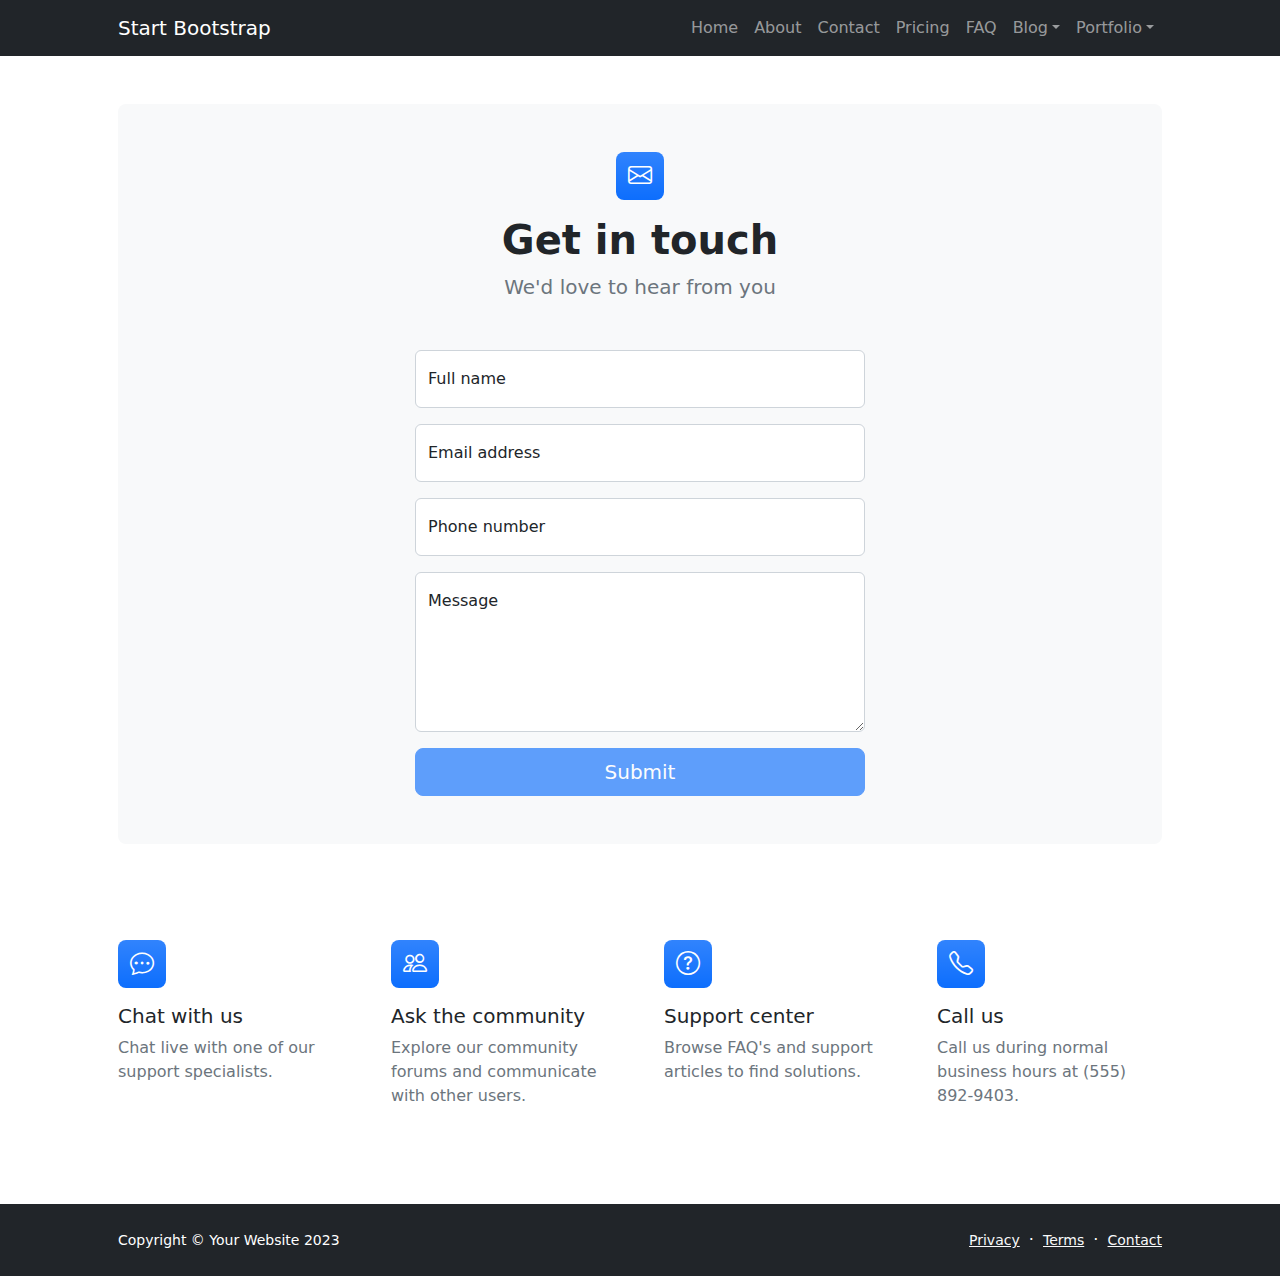
<file: contact.html>
<!DOCTYPE html>
<html lang="en">
    <head>
        <meta charset="utf-8" />
        <meta name="viewport" content="width=device-width, initial-scale=1, shrink-to-fit=no" />
        <meta name="description" content />
        <meta name="author" content />
        <title>Modern Business - Start Bootstrap Template</title>
        <!-- Favicon-->
        <link rel="icon" type="image/x-icon" href="assets/favicon.ico" />
        <!-- Bootstrap icons-->
        <link href="https://cdn.jsdelivr.net/npm/bootstrap-icons@1.5.0/font/bootstrap-icons.css" rel="stylesheet" />
        <!-- Core theme CSS (includes Bootstrap)-->
        <link href="css/styles.css" rel="stylesheet" />
    </head>
    <body class="d-flex flex-column">
        <main class="flex-shrink-0">
            <!-- Navigation-->
            <nav class="navbar navbar-expand-lg navbar-dark bg-dark">
                <div class="container px-5">
                    <a class="navbar-brand" href="index.html">Start Bootstrap</a>
                    <button class="navbar-toggler" type="button" data-bs-toggle="collapse" data-bs-target="#navbarSupportedContent" aria-controls="navbarSupportedContent" aria-expanded="false" aria-label="Toggle navigation"><span class="navbar-toggler-icon"></span></button>
                    <div class="collapse navbar-collapse" id="navbarSupportedContent">
                        <ul class="navbar-nav ms-auto mb-2 mb-lg-0">
                            <li class="nav-item"><a class="nav-link" href="index.html">Home</a></li>
                            <li class="nav-item"><a class="nav-link" href="about.html">About</a></li>
                            <li class="nav-item"><a class="nav-link" href="contact.html">Contact</a></li>
                            <li class="nav-item"><a class="nav-link" href="pricing.html">Pricing</a></li>
                            <li class="nav-item"><a class="nav-link" href="faq.html">FAQ</a></li>
                            <li class="nav-item dropdown">
                                <a class="nav-link dropdown-toggle" id="navbarDropdownBlog" href="#" role="button" data-bs-toggle="dropdown" aria-expanded="false">Blog</a>
                                <ul class="dropdown-menu dropdown-menu-end" aria-labelledby="navbarDropdownBlog">
                                    <li><a class="dropdown-item" href="blog-home.html">Blog Home</a></li>
                                    <li><a class="dropdown-item" href="blog-post.html">Blog Post</a></li>
                                </ul>
                            </li>
                            <li class="nav-item dropdown">
                                <a class="nav-link dropdown-toggle" id="navbarDropdownPortfolio" href="#" role="button" data-bs-toggle="dropdown" aria-expanded="false">Portfolio</a>
                                <ul class="dropdown-menu dropdown-menu-end" aria-labelledby="navbarDropdownPortfolio">
                                    <li><a class="dropdown-item" href="portfolio-overview.html">Portfolio Overview</a></li>
                                    <li><a class="dropdown-item" href="portfolio-item.html">Portfolio Item</a></li>
                                </ul>
                            </li>
                        </ul>
                    </div>
                </div>
            </nav>
            <!-- Page content-->
            <section class="py-5">
                <div class="container px-5">
                    <!-- Contact form-->
                    <div class="bg-light rounded-3 py-5 px-4 px-md-5 mb-5">
                        <div class="text-center mb-5">
                            <div class="feature bg-primary bg-gradient text-white rounded-3 mb-3"><i class="bi bi-envelope"></i></div>
                            <h1 class="fw-bolder">Get in touch</h1>
                            <p class="lead fw-normal text-muted mb-0">We'd love to hear from you</p>
                        </div>
                        <div class="row gx-5 justify-content-center">
                            <div class="col-lg-8 col-xl-6">
                                <!-- * * * * * * * * * * * * * * *-->
                                <!-- * * SB Forms Contact Form * *-->
                                <!-- * * * * * * * * * * * * * * *-->
                                <!-- This form is pre-integrated with SB Forms.-->
                                <!-- To make this form functional, sign up at-->
                                <!-- https://startbootstrap.com/solution/contact-forms-->
                                <!-- to get an API token!-->
                                <form id="contactForm" data-sb-form-api-token="API_TOKEN">
                                    <!-- Name input-->
                                    <div class="form-floating mb-3">
                                        <input class="form-control" id="name" type="text" placeholder="Enter your name..." data-sb-validations="required" />
                                        <label for="name">Full name</label>
                                        <div class="invalid-feedback" data-sb-feedback="name:required">A name is required.</div>
                                    </div>
                                    <!-- Email address input-->
                                    <div class="form-floating mb-3">
                                        <input class="form-control" id="email" type="email" placeholder="name@example.com" data-sb-validations="required,email" />
                                        <label for="email">Email address</label>
                                        <div class="invalid-feedback" data-sb-feedback="email:required">An email is required.</div>
                                        <div class="invalid-feedback" data-sb-feedback="email:email">Email is not valid.</div>
                                    </div>
                                    <!-- Phone number input-->
                                    <div class="form-floating mb-3">
                                        <input class="form-control" id="phone" type="tel" placeholder="(123) 456-7890" data-sb-validations="required" />
                                        <label for="phone">Phone number</label>
                                        <div class="invalid-feedback" data-sb-feedback="phone:required">A phone number is required.</div>
                                    </div>
                                    <!-- Message input-->
                                    <div class="form-floating mb-3">
                                        <textarea class="form-control" id="message" type="text" placeholder="Enter your message here..." style="height: 10rem" data-sb-validations="required"></textarea>
                                        <label for="message">Message</label>
                                        <div class="invalid-feedback" data-sb-feedback="message:required">A message is required.</div>
                                    </div>
                                    <!-- Submit success message-->
                                    <!---->
                                    <!-- This is what your users will see when the form-->
                                    <!-- has successfully submitted-->
                                    <div class="d-none" id="submitSuccessMessage">
                                        <div class="text-center mb-3">
                                            <div class="fw-bolder">Form submission successful!</div>
                                            To activate this form, sign up at
                                            <br />
                                            <a href="https://startbootstrap.com/solution/contact-forms">https://startbootstrap.com/solution/contact-forms</a>
                                        </div>
                                    </div>
                                    <!-- Submit error message-->
                                    <!---->
                                    <!-- This is what your users will see when there is-->
                                    <!-- an error submitting the form-->
                                    <div class="d-none" id="submitErrorMessage"><div class="text-center text-danger mb-3">Error sending message!</div></div>
                                    <!-- Submit Button-->
                                    <div class="d-grid"><button class="btn btn-primary btn-lg disabled" id="submitButton" type="submit">Submit</button></div>
                                </form>
                            </div>
                        </div>
                    </div>
                    <!-- Contact cards-->
                    <div class="row gx-5 row-cols-2 row-cols-lg-4 py-5">
                        <div class="col">
                            <div class="feature bg-primary bg-gradient text-white rounded-3 mb-3"><i class="bi bi-chat-dots"></i></div>
                            <div class="h5 mb-2">Chat with us</div>
                            <p class="text-muted mb-0">Chat live with one of our support specialists.</p>
                        </div>
                        <div class="col">
                            <div class="feature bg-primary bg-gradient text-white rounded-3 mb-3"><i class="bi bi-people"></i></div>
                            <div class="h5">Ask the community</div>
                            <p class="text-muted mb-0">Explore our community forums and communicate with other users.</p>
                        </div>
                        <div class="col">
                            <div class="feature bg-primary bg-gradient text-white rounded-3 mb-3"><i class="bi bi-question-circle"></i></div>
                            <div class="h5">Support center</div>
                            <p class="text-muted mb-0">Browse FAQ's and support articles to find solutions.</p>
                        </div>
                        <div class="col">
                            <div class="feature bg-primary bg-gradient text-white rounded-3 mb-3"><i class="bi bi-telephone"></i></div>
                            <div class="h5">Call us</div>
                            <p class="text-muted mb-0">Call us during normal business hours at (555) 892-9403.</p>
                        </div>
                    </div>
                </div>
            </section>
        </main>
        <!-- Footer-->
        <footer class="bg-dark py-4 mt-auto">
            <div class="container px-5">
                <div class="row align-items-center justify-content-between flex-column flex-sm-row">
                    <div class="col-auto"><div class="small m-0 text-white">Copyright &copy; Your Website 2023</div></div>
                    <div class="col-auto">
                        <a class="link-light small" href="#!">Privacy</a>
                        <span class="text-white mx-1">&middot;</span>
                        <a class="link-light small" href="#!">Terms</a>
                        <span class="text-white mx-1">&middot;</span>
                        <a class="link-light small" href="#!">Contact</a>
                    </div>
                </div>
            </div>
        </footer>
        <!-- Bootstrap core JS-->
        <script src="https://cdn.jsdelivr.net/npm/bootstrap@5.2.3/dist/js/bootstrap.bundle.min.js"></script>
        <!-- Core theme JS-->
        <script src="js/scripts.js"></script>
        <!-- * * * * * * * * * * * * * * * * * * * * * * * * * * * * * * * * * * * * * * * *-->
        <!-- * *                               SB Forms JS                               * *-->
        <!-- * * Activate your form at https://startbootstrap.com/solution/contact-forms * *-->
        <!-- * * * * * * * * * * * * * * * * * * * * * * * * * * * * * * * * * * * * * * * *-->
        <script src="https://cdn.startbootstrap.com/sb-forms-latest.js"></script>
    </body>
</html>
</file>
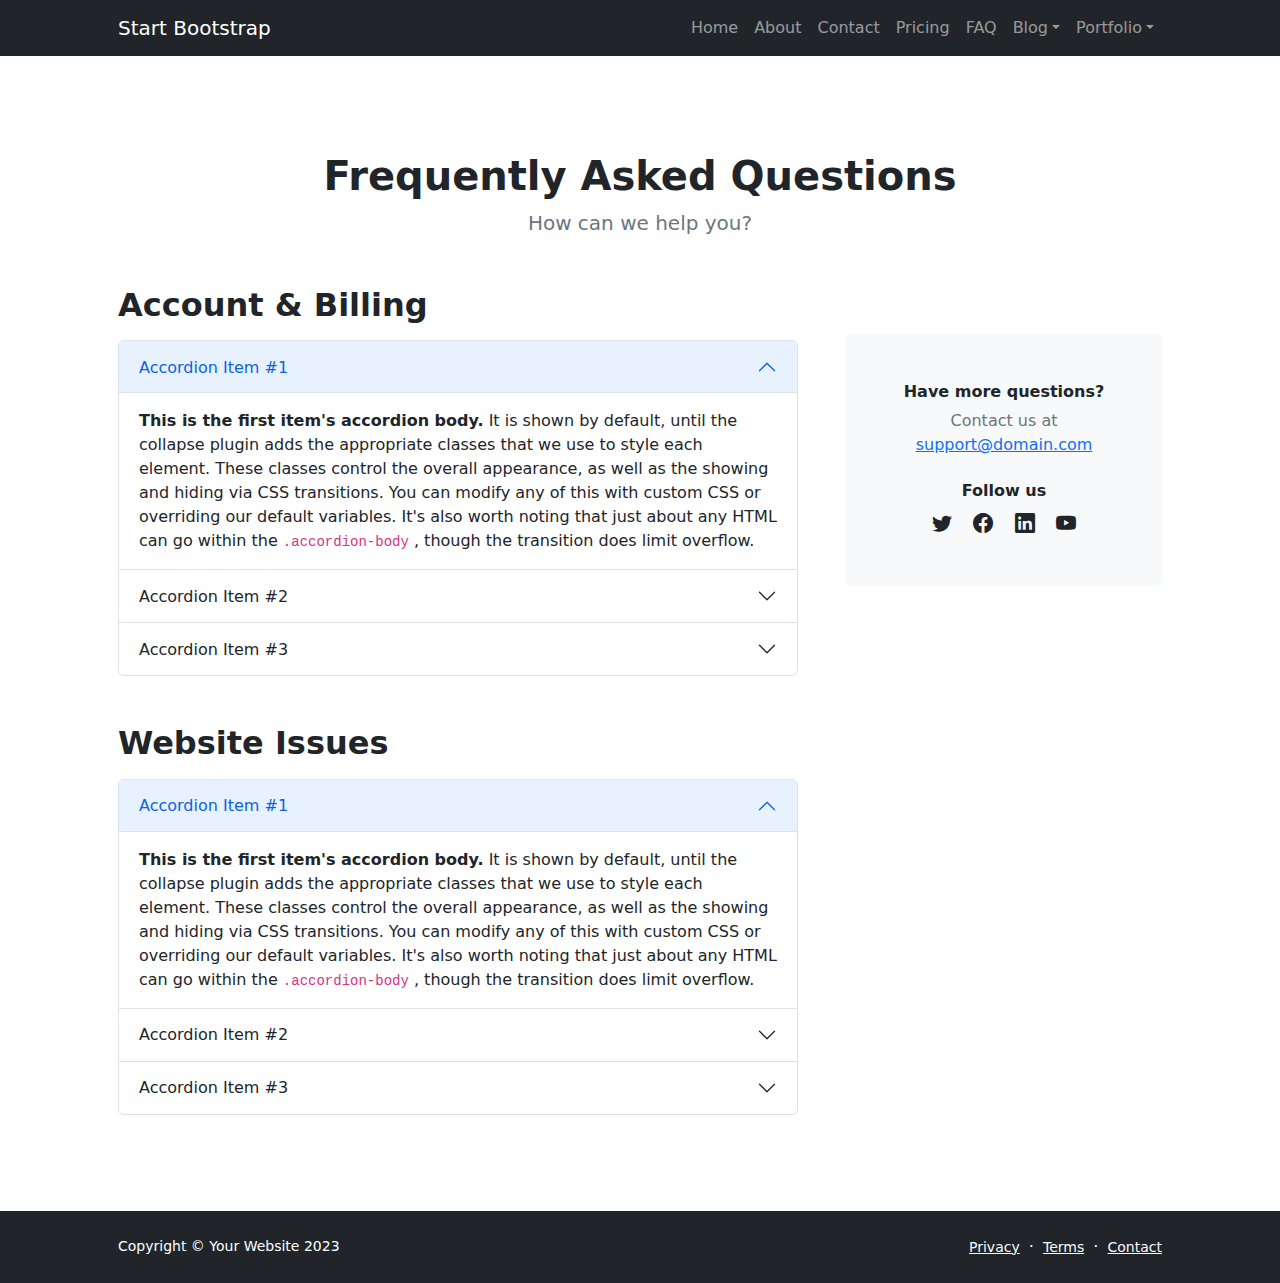
<file: faq.html>
<!DOCTYPE html>
<html lang="en">
    <head>
        <meta charset="utf-8" />
        <meta name="viewport" content="width=device-width, initial-scale=1, shrink-to-fit=no" />
        <meta name="description" content="" />
        <meta name="author" content="" />
        <title>Modern Business - Start Bootstrap Template</title>
        <!-- Favicon-->
        <link rel="icon" type="image/x-icon" href="assets/favicon.ico" />
        <!-- Bootstrap icons-->
        <link href="https://cdn.jsdelivr.net/npm/bootstrap-icons@1.5.0/font/bootstrap-icons.css" rel="stylesheet" />
        <!-- Core theme CSS (includes Bootstrap)-->
        <link href="css/styles.css" rel="stylesheet" />
    </head>
    <body class="d-flex flex-column h-100">
        <main class="flex-shrink-0">
            <!-- Navigation-->
            <nav class="navbar navbar-expand-lg navbar-dark bg-dark">
                <div class="container px-5">
                    <a class="navbar-brand" href="index.html">Start Bootstrap</a>
                    <button class="navbar-toggler" type="button" data-bs-toggle="collapse" data-bs-target="#navbarSupportedContent" aria-controls="navbarSupportedContent" aria-expanded="false" aria-label="Toggle navigation"><span class="navbar-toggler-icon"></span></button>
                    <div class="collapse navbar-collapse" id="navbarSupportedContent">
                        <ul class="navbar-nav ms-auto mb-2 mb-lg-0">
                            <li class="nav-item"><a class="nav-link" href="index.html">Home</a></li>
                            <li class="nav-item"><a class="nav-link" href="about.html">About</a></li>
                            <li class="nav-item"><a class="nav-link" href="contact.html">Contact</a></li>
                            <li class="nav-item"><a class="nav-link" href="pricing.html">Pricing</a></li>
                            <li class="nav-item"><a class="nav-link" href="faq.html">FAQ</a></li>
                            <li class="nav-item dropdown">
                                <a class="nav-link dropdown-toggle" id="navbarDropdownBlog" href="#" role="button" data-bs-toggle="dropdown" aria-expanded="false">Blog</a>
                                <ul class="dropdown-menu dropdown-menu-end" aria-labelledby="navbarDropdownBlog">
                                    <li><a class="dropdown-item" href="blog-home.html">Blog Home</a></li>
                                    <li><a class="dropdown-item" href="blog-post.html">Blog Post</a></li>
                                </ul>
                            </li>
                            <li class="nav-item dropdown">
                                <a class="nav-link dropdown-toggle" id="navbarDropdownPortfolio" href="#" role="button" data-bs-toggle="dropdown" aria-expanded="false">Portfolio</a>
                                <ul class="dropdown-menu dropdown-menu-end" aria-labelledby="navbarDropdownPortfolio">
                                    <li><a class="dropdown-item" href="portfolio-overview.html">Portfolio Overview</a></li>
                                    <li><a class="dropdown-item" href="portfolio-item.html">Portfolio Item</a></li>
                                </ul>
                            </li>
                        </ul>
                    </div>
                </div>
            </nav>
            <!-- Page Content-->
            <section class="py-5">
                <div class="container px-5 my-5">
                    <div class="text-center mb-5">
                        <h1 class="fw-bolder">Frequently Asked Questions</h1>
                        <p class="lead fw-normal text-muted mb-0">How can we help you?</p>
                    </div>
                    <div class="row gx-5">
                        <div class="col-xl-8">
                            <!-- FAQ Accordion 1-->
                            <h2 class="fw-bolder mb-3">Account &amp; Billing</h2>
                            <div class="accordion mb-5" id="accordionExample">
                                <div class="accordion-item">
                                    <h3 class="accordion-header" id="headingOne"><button class="accordion-button" type="button" data-bs-toggle="collapse" data-bs-target="#collapseOne" aria-expanded="true" aria-controls="collapseOne">Accordion Item #1</button></h3>
                                    <div class="accordion-collapse collapse show" id="collapseOne" aria-labelledby="headingOne" data-bs-parent="#accordionExample">
                                        <div class="accordion-body">
                                            <strong>This is the first item's accordion body.</strong>
                                            It is shown by default, until the collapse plugin adds the appropriate classes that we use to style each element. These classes control the overall appearance, as well as the showing and hiding via CSS transitions. You can modify any of this with custom CSS or overriding our default variables. It's also worth noting that just about any HTML can go within the
                                            <code>.accordion-body</code>
                                            , though the transition does limit overflow.
                                        </div>
                                    </div>
                                </div>
                                <div class="accordion-item">
                                    <h3 class="accordion-header" id="headingTwo"><button class="accordion-button collapsed" type="button" data-bs-toggle="collapse" data-bs-target="#collapseTwo" aria-expanded="false" aria-controls="collapseTwo">Accordion Item #2</button></h3>
                                    <div class="accordion-collapse collapse" id="collapseTwo" aria-labelledby="headingTwo" data-bs-parent="#accordionExample">
                                        <div class="accordion-body">
                                            <strong>This is the second item's accordion body.</strong>
                                            It is hidden by default, until the collapse plugin adds the appropriate classes that we use to style each element. These classes control the overall appearance, as well as the showing and hiding via CSS transitions. You can modify any of this with custom CSS or overriding our default variables. It's also worth noting that just about any HTML can go within the
                                            <code>.accordion-body</code>
                                            , though the transition does limit overflow.
                                        </div>
                                    </div>
                                </div>
                                <div class="accordion-item">
                                    <h3 class="accordion-header" id="headingThree"><button class="accordion-button collapsed" type="button" data-bs-toggle="collapse" data-bs-target="#collapseThree" aria-expanded="false" aria-controls="collapseThree">Accordion Item #3</button></h3>
                                    <div class="accordion-collapse collapse" id="collapseThree" aria-labelledby="headingThree" data-bs-parent="#accordionExample">
                                        <div class="accordion-body">
                                            <strong>This is the third item's accordion body.</strong>
                                            It is hidden by default, until the collapse plugin adds the appropriate classes that we use to style each element. These classes control the overall appearance, as well as the showing and hiding via CSS transitions. You can modify any of this with custom CSS or overriding our default variables. It's also worth noting that just about any HTML can go within the
                                            <code>.accordion-body</code>
                                            , though the transition does limit overflow.
                                        </div>
                                    </div>
                                </div>
                            </div>
                            <!-- FAQ Accordion 2-->
                            <h2 class="fw-bolder mb-3">Website Issues</h2>
                            <div class="accordion mb-5 mb-xl-0" id="accordionExample2">
                                <div class="accordion-item">
                                    <h3 class="accordion-header" id="headingOne"><button class="accordion-button" type="button" data-bs-toggle="collapse" data-bs-target="#collapseOne2" aria-expanded="true" aria-controls="collapseOne2">Accordion Item #1</button></h3>
                                    <div class="accordion-collapse collapse show" id="collapseOne2" aria-labelledby="headingOne" data-bs-parent="#accordionExample2">
                                        <div class="accordion-body">
                                            <strong>This is the first item's accordion body.</strong>
                                            It is shown by default, until the collapse plugin adds the appropriate classes that we use to style each element. These classes control the overall appearance, as well as the showing and hiding via CSS transitions. You can modify any of this with custom CSS or overriding our default variables. It's also worth noting that just about any HTML can go within the
                                            <code>.accordion-body</code>
                                            , though the transition does limit overflow.
                                        </div>
                                    </div>
                                </div>
                                <div class="accordion-item">
                                    <h3 class="accordion-header" id="headingTwo"><button class="accordion-button collapsed" type="button" data-bs-toggle="collapse" data-bs-target="#collapseTwo2" aria-expanded="false" aria-controls="collapseTwo2">Accordion Item #2</button></h3>
                                    <div class="accordion-collapse collapse" id="collapseTwo2" aria-labelledby="headingTwo" data-bs-parent="#accordionExample2">
                                        <div class="accordion-body">
                                            <strong>This is the second item's accordion body.</strong>
                                            It is hidden by default, until the collapse plugin adds the appropriate classes that we use to style each element. These classes control the overall appearance, as well as the showing and hiding via CSS transitions. You can modify any of this with custom CSS or overriding our default variables. It's also worth noting that just about any HTML can go within the
                                            <code>.accordion-body</code>
                                            , though the transition does limit overflow.
                                        </div>
                                    </div>
                                </div>
                                <div class="accordion-item">
                                    <h3 class="accordion-header" id="headingThree"><button class="accordion-button collapsed" type="button" data-bs-toggle="collapse" data-bs-target="#collapseThree2" aria-expanded="false" aria-controls="collapseThree2">Accordion Item #3</button></h3>
                                    <div class="accordion-collapse collapse" id="collapseThree2" aria-labelledby="headingThree" data-bs-parent="#accordionExample2">
                                        <div class="accordion-body">
                                            <strong>This is the third item's accordion body.</strong>
                                            It is hidden by default, until the collapse plugin adds the appropriate classes that we use to style each element. These classes control the overall appearance, as well as the showing and hiding via CSS transitions. You can modify any of this with custom CSS or overriding our default variables. It's also worth noting that just about any HTML can go within the
                                            <code>.accordion-body</code>
                                            , though the transition does limit overflow.
                                        </div>
                                    </div>
                                </div>
                            </div>
                        </div>
                        <div class="col-xl-4">
                            <div class="card border-0 bg-light mt-xl-5">
                                <div class="card-body p-4 py-lg-5">
                                    <div class="d-flex align-items-center justify-content-center">
                                        <div class="text-center">
                                            <div class="h6 fw-bolder">Have more questions?</div>
                                            <p class="text-muted mb-4">
                                                Contact us at
                                                <br />
                                                <a href="#!">support@domain.com</a>
                                            </p>
                                            <div class="h6 fw-bolder">Follow us</div>
                                            <a class="fs-5 px-2 link-dark" href="#!"><i class="bi-twitter"></i></a>
                                            <a class="fs-5 px-2 link-dark" href="#!"><i class="bi-facebook"></i></a>
                                            <a class="fs-5 px-2 link-dark" href="#!"><i class="bi-linkedin"></i></a>
                                            <a class="fs-5 px-2 link-dark" href="#!"><i class="bi-youtube"></i></a>
                                        </div>
                                    </div>
                                </div>
                            </div>
                        </div>
                    </div>
                </div>
            </section>
        </main>
        <!-- Footer-->
        <footer class="bg-dark py-4 mt-auto">
            <div class="container px-5">
                <div class="row align-items-center justify-content-between flex-column flex-sm-row">
                    <div class="col-auto"><div class="small m-0 text-white">Copyright &copy; Your Website 2023</div></div>
                    <div class="col-auto">
                        <a class="link-light small" href="#!">Privacy</a>
                        <span class="text-white mx-1">&middot;</span>
                        <a class="link-light small" href="#!">Terms</a>
                        <span class="text-white mx-1">&middot;</span>
                        <a class="link-light small" href="#!">Contact</a>
                    </div>
                </div>
            </div>
        </footer>
        <!-- Bootstrap core JS-->
        <script src="https://cdn.jsdelivr.net/npm/bootstrap@5.2.3/dist/js/bootstrap.bundle.min.js"></script>
        <!-- Core theme JS-->
        <script src="js/scripts.js"></script>
    </body>
</html>
</file>
